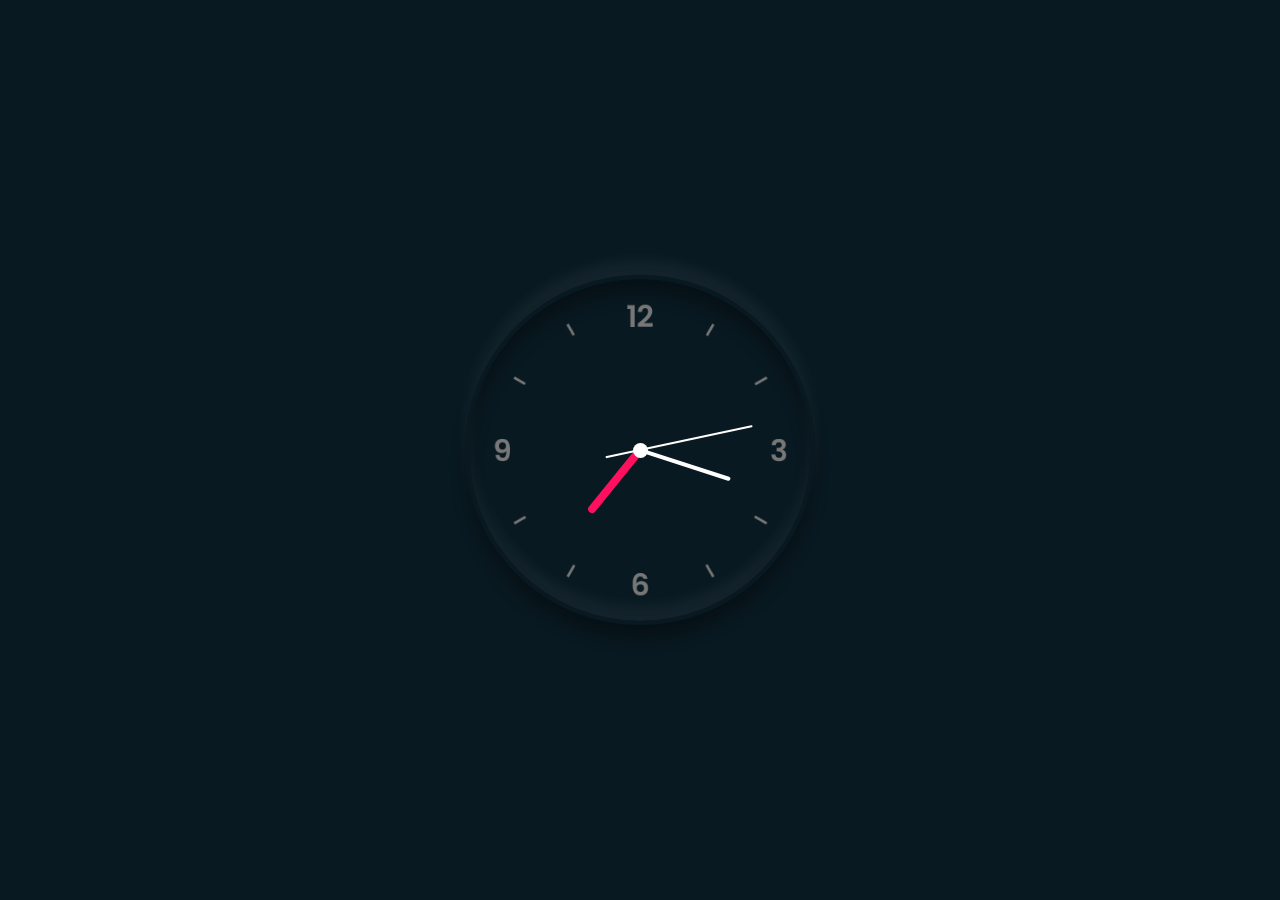
<file: index.html>
<!DOCTYPE html>
<html lang="en">
<head>
  <meta charset="UTF-8">
  <meta name="viewport" content="width=device-width, initial-scale=1.0">

  <title>Analog Clock Dark</title>

  <link rel="stylesheet" href="./public/styles.css">
</head>
<body>
  <div class="clock">
    <div class="hour">
      <div class="hr" id="hr"></div>
    </div>

    <div class="min">
      <div class="mn" id="mn"></div>
    </div>

    <div class="sec">
      <div class="sc" id="sc"></div>
    </div>
  </div>

  <script type="text/javascript">
    const deg = 6;
    const hr = document.querySelector('#hr');
    const mn = document.querySelector('#mn');
    const sc = document.querySelector('#sc');

    setInterval(() => {
      let day = new Date();
      let hh = day.getHours() * 30;
      let mm = day.getMinutes() * deg;
      let ss = day.getSeconds() * deg;

      hr.style.transform = `rotateZ(${(hh)+(mm/12)}deg)`;
      mn.style.transform = `rotateZ(${mm}deg)`;
      sc.style.transform = `rotateZ(${ss}deg)`;
    })  
  </script>
</body>
</html>
</file>
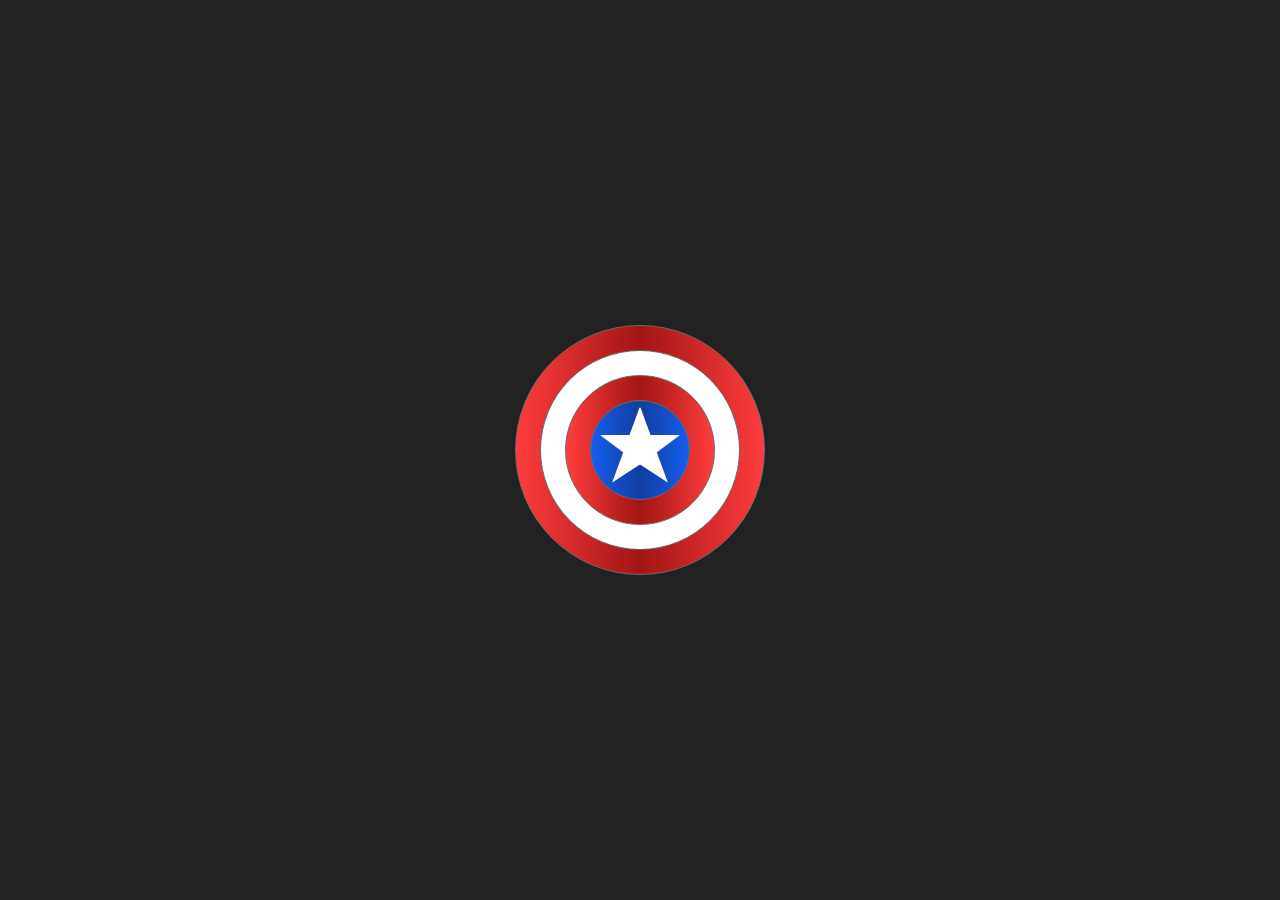
<file: captain-americas-shield/index.html>
<!DOCTYPE html>
<html lang="pt-br">
  <head>
    <meta charset="UTF-8" />
    <meta name="viewport" content="width=<device-width>, initial-scale=1.0" />
    <link rel="stylesheet" href="styles.css" />

    <title>Captain America Shield</title>
  </head>

  <body>
    <div id="shield">
      <div id="circle1" class="circle">
        <div id="circle2" class="circle">
          <div id="circle3" class="circle">
            <div id="circle4" class="circle">
              <div id="star"></div>
            </div>
          </div>
        </div>
      </div>
    </div>
  </body>
</html>
</file>
<file: public/styles.css>
* {
  margin: 0;
  padding: 0;
  box-sizing: border-box;
}

body {
  display: flex;
  align-items: center;
  justify-content: center;
  min-height: 100vh;
  background-color: #091921;
}

.clock {
  width: 350px;
  height: 350px;
  display: flex;
  justify-content: center;
  align-items: center;
  background: url(./img/clock.png);
  background-size: cover;
  border: 4px solid #091921;
  border-radius: 50%;
  box-shadow: 0 -15px 15px rgba(255, 255, 255, 0.05),
              inset 0 -15px 15px rgba(255, 255, 255, 0.05),
              0 15px 15px rgba(0, 0, 0, 0.3),
              inset 0 15px 15px rgba(0, 0, 0, 0.3);
}

.clock::before {
  content: '';
  position: absolute;
  width: 15px;
  height: 15px;
  background-color: #fff;
  border-radius: 50%;
  z-index: 10000;
}

.clock .hour,
.clock .min,
.clock .sec {
  position: absolute;
}

.clock .hour, .hr {
  width: 160px;
  height: 160px;
}

.clock .min, .mn {
  width: 190px;
  height: 190px;
}

.clock .sec, .sc {
  width: 230px;
  height: 230px;
}

.hr,
.mn,
.sc {
  display: flex;
  justify-content: center;
  /*align-items: center;*/
  position: absolute;
  border-radius: 50%;
}

.hr::before {
  content: '';
  position: absolute;
  height: 80px;
  width: 8px;
  background: #ff105e;
  z-index: 10;
  border-radius: 6px 6px 0 0;
}

.mn::before {
  content: '';
  position: absolute;
  height: 90px;
  width: 4px;
  background: #fff;
  z-index: 11;
  border-radius: 6px 6px 0 0;
}

.sc::before {
  content: '';
  position: absolute;
  height: 150px;
  width: 2px;
  background: #fff;
  z-index: 12;
  border-radius: 6px 6px 0 0;
}
</file>
<file: captain-americas-shield/styles.css>
* {
  margin: 0;
  padding: 0;
  box-sizing: border-box;
}

body {
  background-color: #222222;
}

h1 {
  font-family: sans-serif;
  color: white;
  margin: auto;
}

#shield {
  width: 100vw;
  height: 100vh;
  display: flex;
  justify-content: center;
  align-items: center;
}

.circle {
  border-radius: 50%;
  display: flex;
  align-items: center;
  justify-content: center;
  border: 1px solid #6b6b6b;
  background: linear-gradient(
    to right,
    var(--color1),
    var(--color2),
    var(--color1)
  );
}

#circle1 {
  width: 250px;
  height: 250px;
  --color1: #ff3d3d;
  --color2: #a31414;
}

#circle2 {
  width: 200px;
  height: 200px;
  --color1: white;
  --color2: white;
}

#circle3 {
  width: 150px;
  height: 150px;
  --color1: #ff3d3d;
  --color2: #a31414;
}

#circle4 {
  width: 100px;
  height: 100px;
  --color1: #165ef0;
  --color2: #103e9c;
}

#star {
  border-bottom: 30px solid white;
  border-left: 40px solid transparent;
  border-right: 40px solid transparent;
  transform: rotate(180deg);
}

#star::before {
  position: absolute;
  border-bottom: 30px solid white;
  border-left: 40px solid transparent;
  border-right: 40px solid transparent;
  transform: rotate(70deg);
  content: "";
  left: -40px;
}

#star::after {
  position: absolute;
  border-bottom: 30px solid white;
  border-left: 40px solid transparent;
  border-right: 40px solid transparent;
  transform: rotate(-70deg);
  content: "";
  left: -40px;
}
</file>
